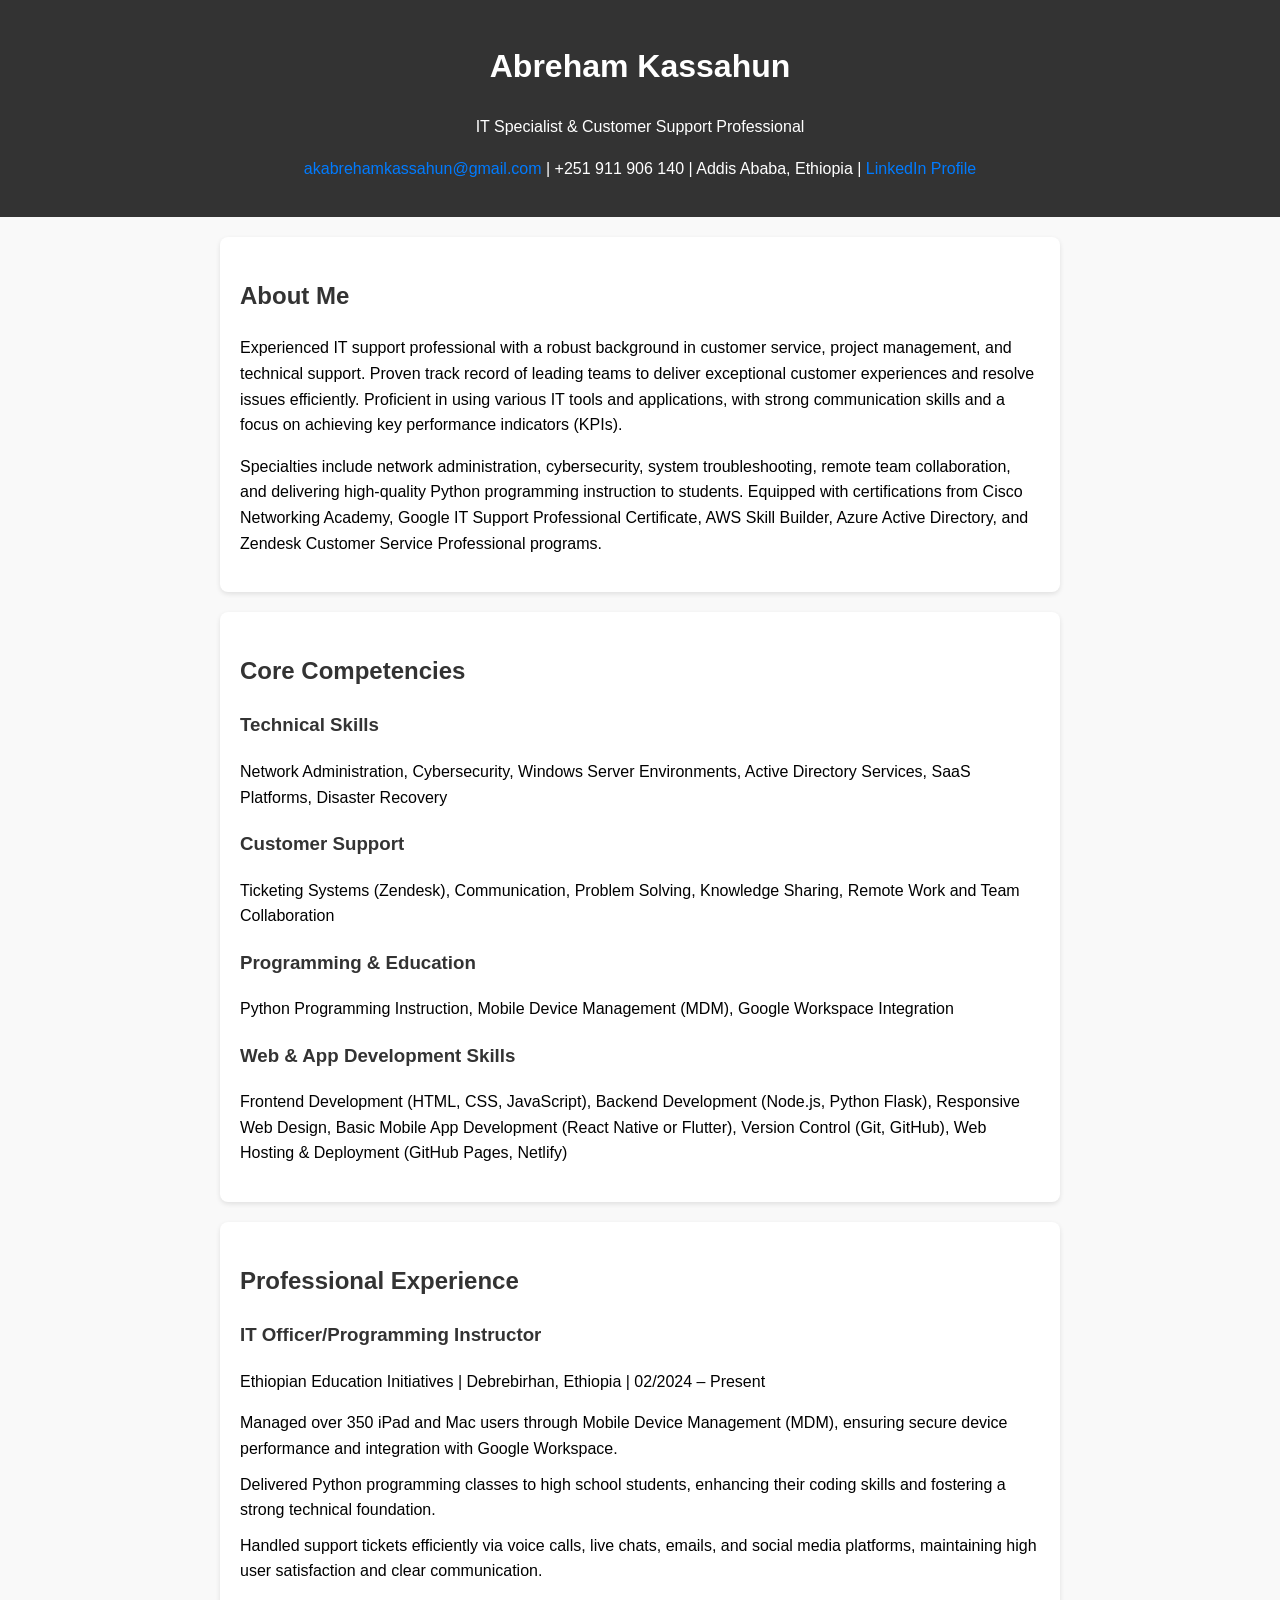
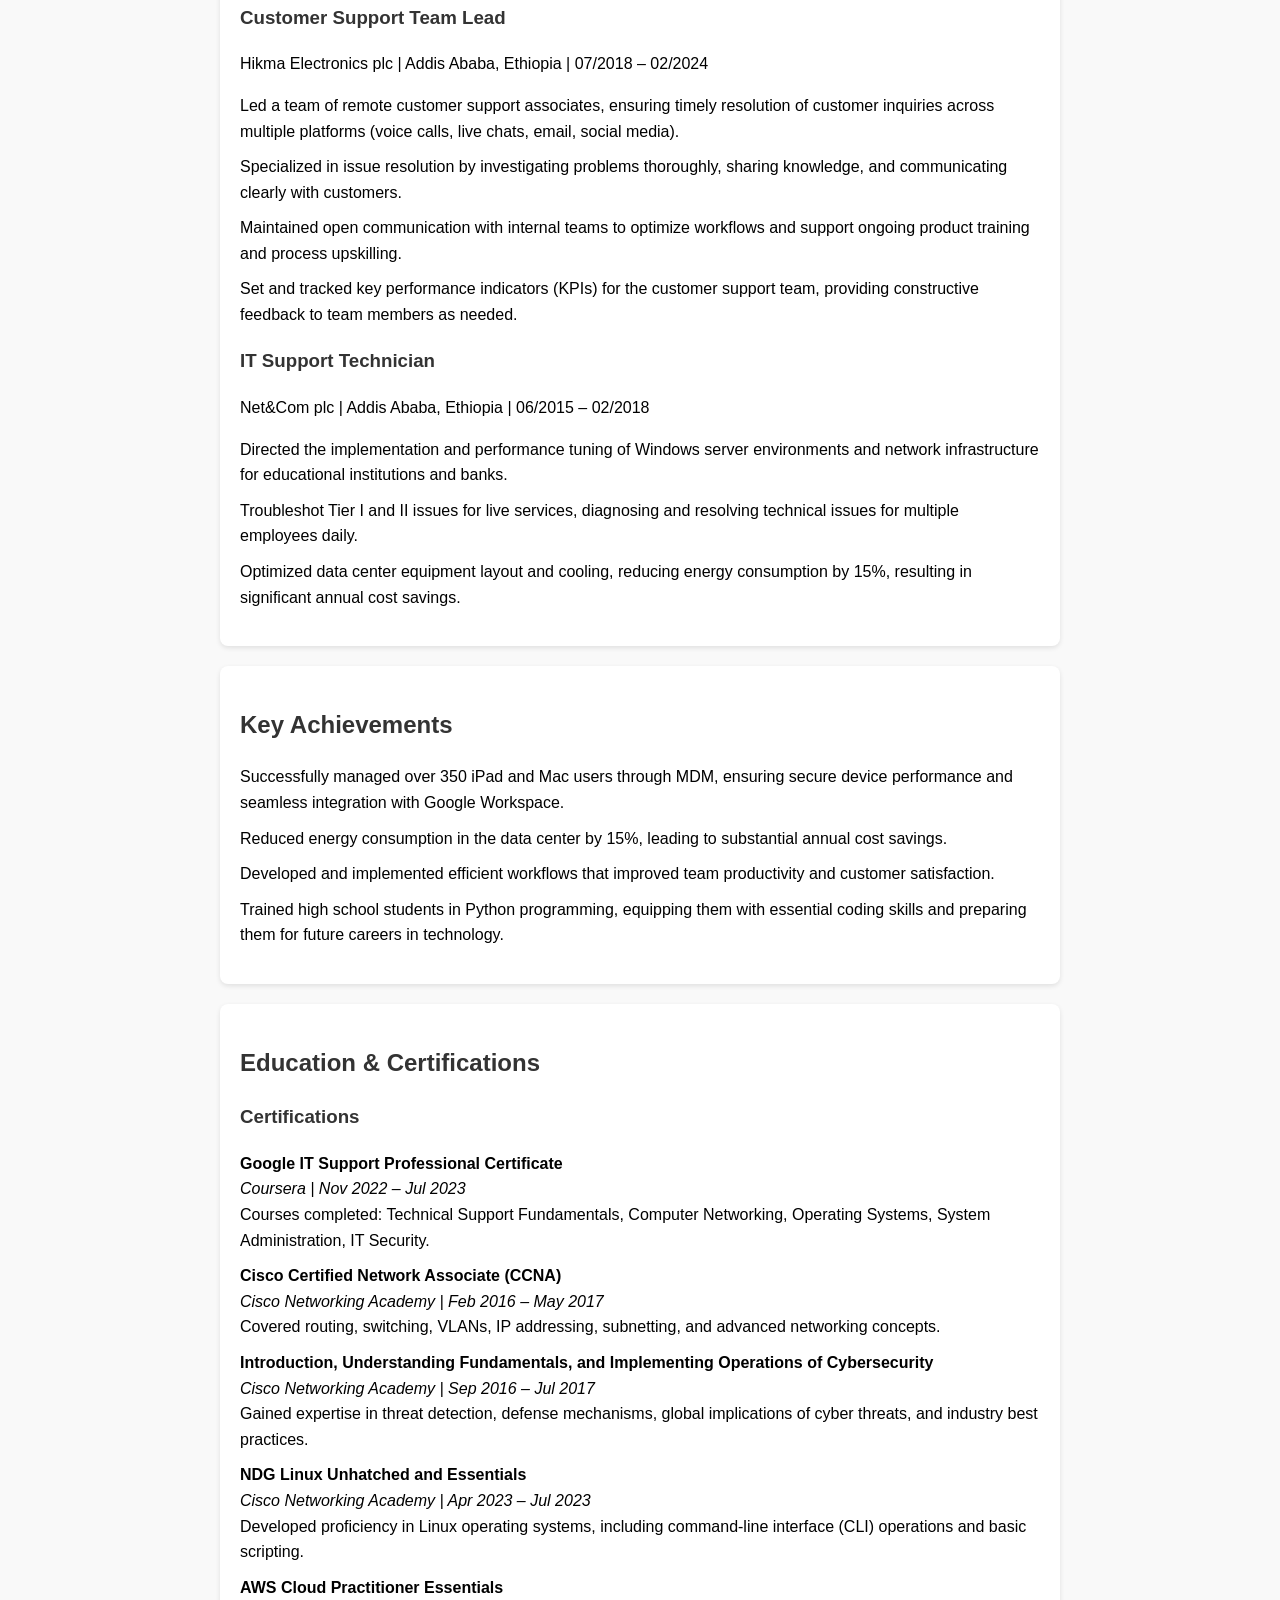
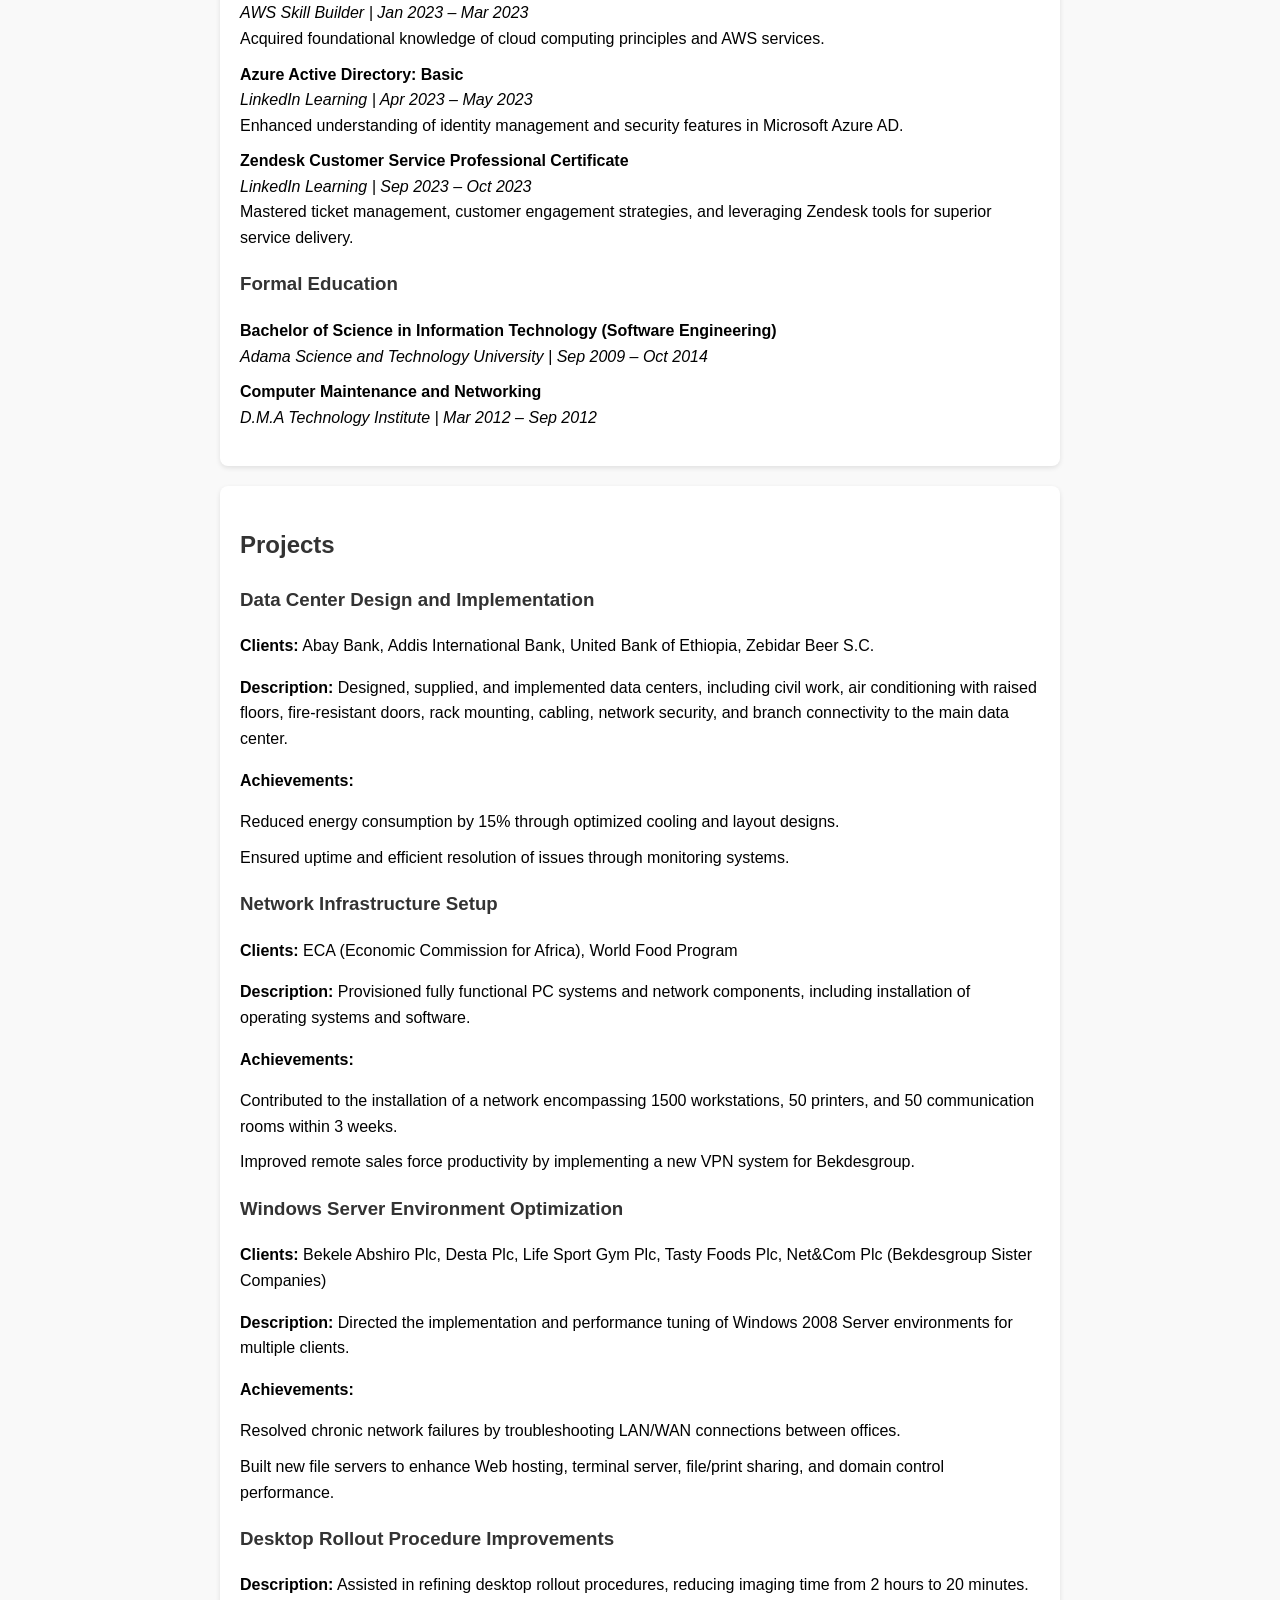
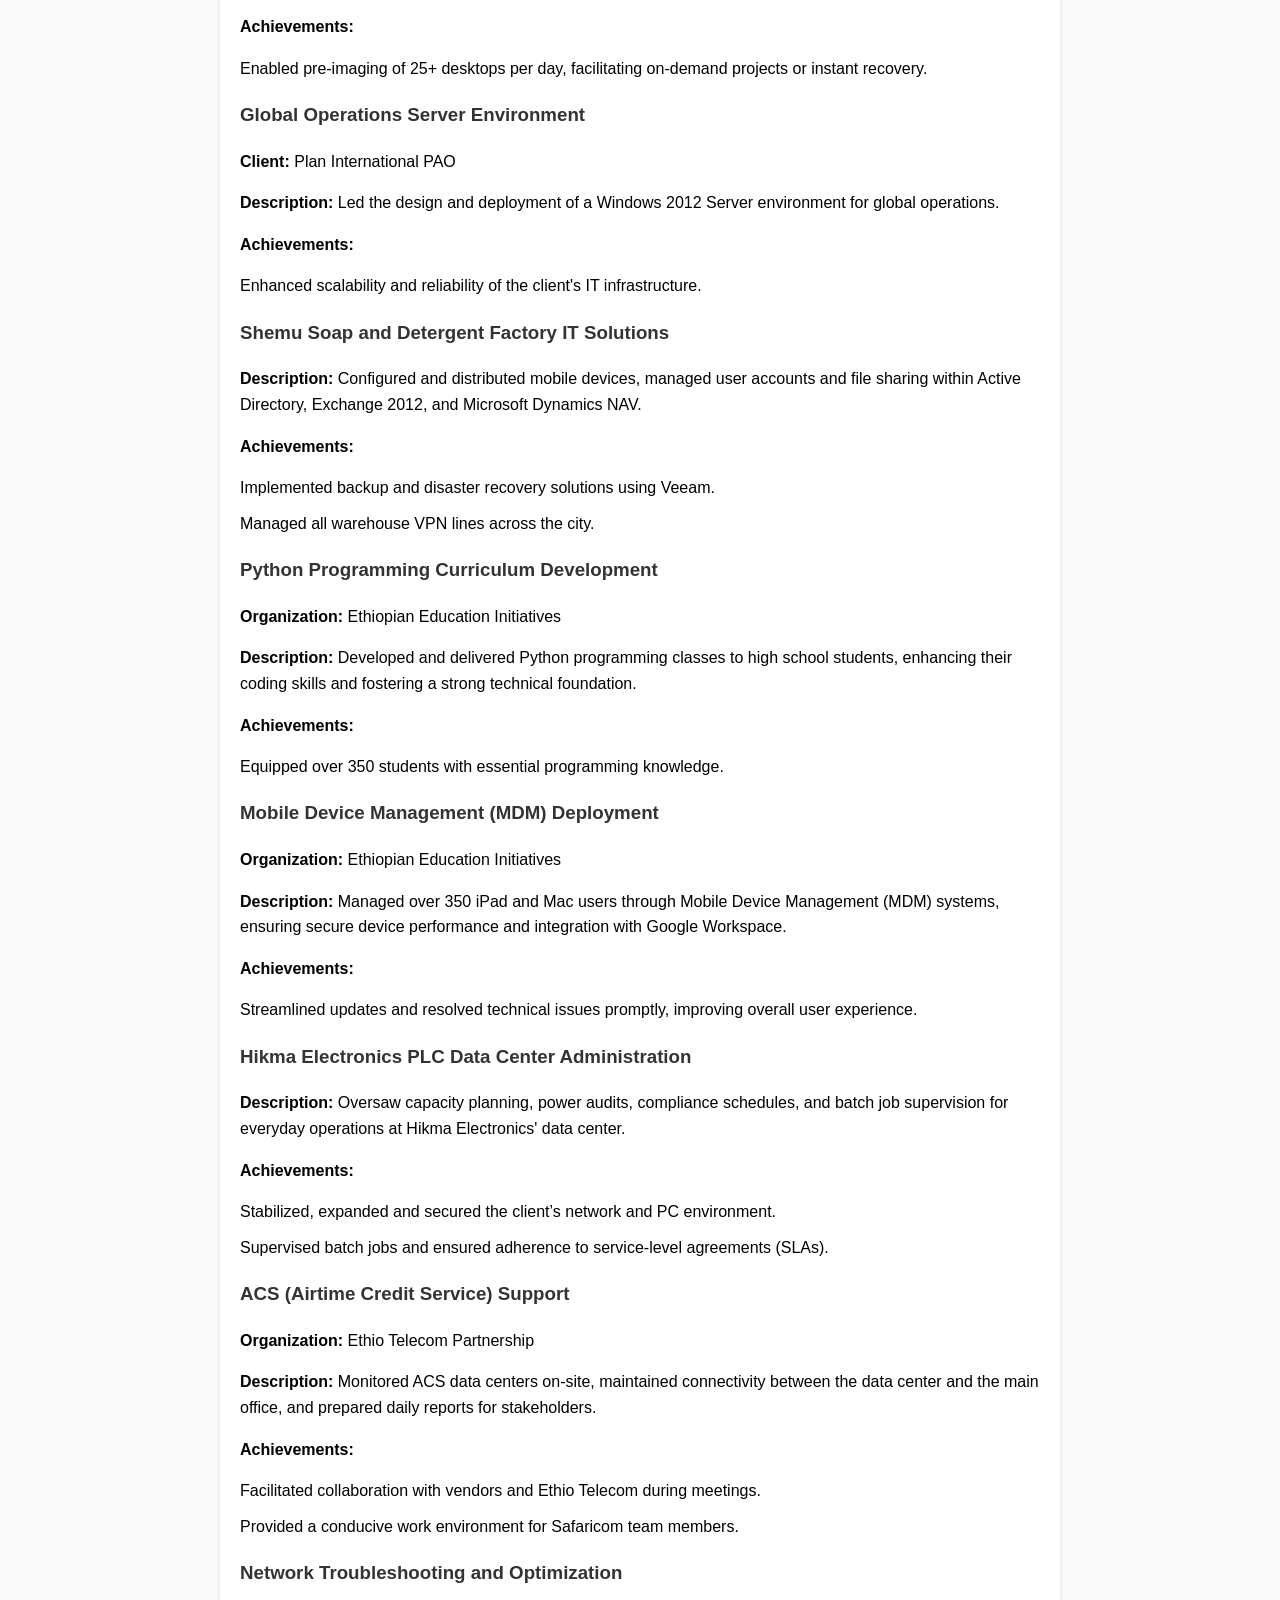
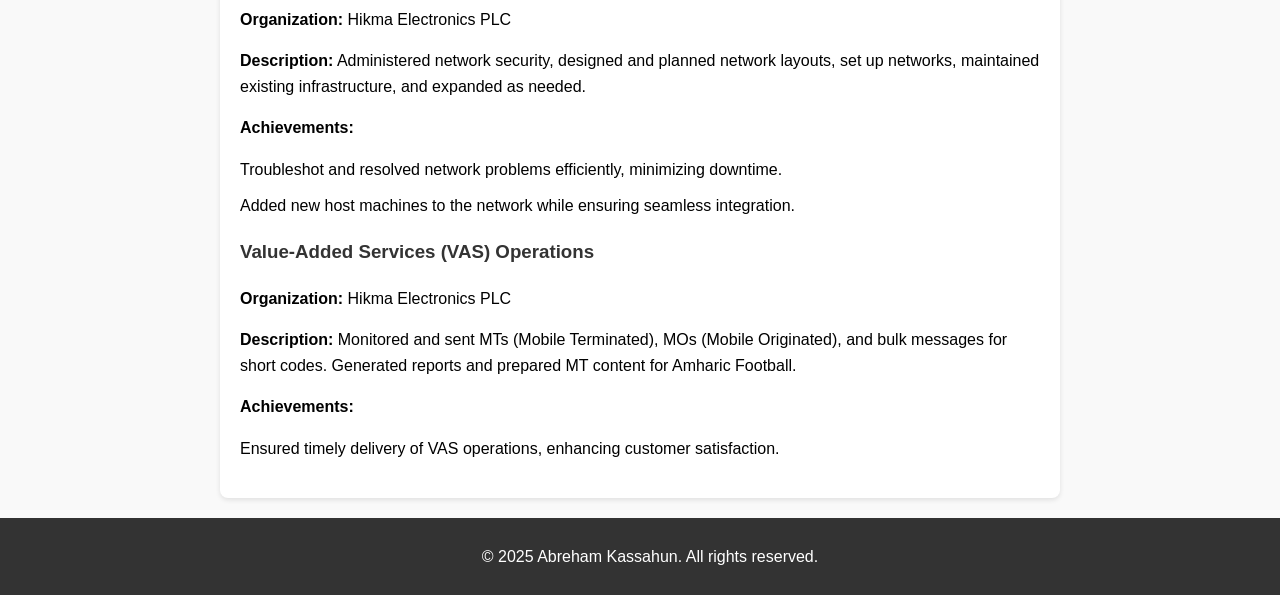
<file: index-original.html>
<!DOCTYPE html>
<html lang="en">
<head>
    <meta charset="UTF-8">
    <meta name="viewport" content="width=device-width, initial-scale=1.0">
    <title>Abreham Kassahun | IT Specialist</title>
    <link rel="stylesheet" href="style.css">
    <!--
    <style>
        body {
            font-family: Arial, sans-serif;
            margin: 0;
            padding: 0;
            line-height: 1.6;
            background-color: #f9f9f9;
        }
        header {
            background-color: #333;
            color: white;
            text-align: center;
            padding: 20px;
        }
        section {
            padding: 20px;
            margin-bottom: 20px;
            background-color: white;
            border-radius: 8px;
            box-shadow: 0 2px 5px rgba(0, 0, 0, 0.1);
            max-width: 800px;
            margin: 20px auto;
        }
        h1, h2, h3 {
            color: #333;
        }
        ul {
            list-style: none;
            padding: 0;
        }
        li {
            margin-bottom: 10px;
        }
        footer {
            text-align: center;
            padding: 10px;
            background-color: #333;
            color: white;
            position: relative;
            bottom: 0;
            width: 100%;
        }
        a {
            color: #007BFF;
            text-decoration: none;
        }
        a:hover {
            text-decoration: underline;
        }
    </style>
</head>
<body>

    <!-- Header -->
    <header>
        <h1>Abreham Kassahun</h1>
        <p>IT Specialist & Customer Support Professional</p>
        <p><a href="mailto:akabrehamkassahun@gmail.com">akabrehamkassahun@gmail.com</a> | +251 911 906 140 | Addis Ababa, Ethiopia | <a href="https://www.linkedin.com/in/abreham-techsupport/" target="_blank">LinkedIn Profile</a></p>
    </header>

    <!-- Profile Section -->
    <section>
        <h2>About Me</h2>
        <p>Experienced IT support professional with a robust background in customer service, project management, and technical support. Proven track record of leading teams to deliver exceptional customer experiences and resolve issues efficiently. Proficient in using various IT tools and applications, with strong communication skills and a focus on achieving key performance indicators (KPIs).</p>
        <u1>
            <p>
                Specialties include network administration, cybersecurity, system troubleshooting, remote team collaboration, and delivering high-quality Python programming instruction to students. Equipped with certifications from Cisco Networking Academy, Google IT Support Professional Certificate, AWS Skill Builder, Azure Active Directory, and Zendesk Customer Service Professional programs.
            </p>
        </u1>
    </section>

    <!-- Core Competencies Section -->
    <section>
        <h2>Core Competencies</h2>
    
        <!-- Technical Skills -->
        <h3>Technical Skills</h3>
        <p>Network Administration, Cybersecurity, Windows Server Environments, Active Directory Services, SaaS Platforms, Disaster Recovery</p>
    
        <!-- Customer Support -->
        <h3>Customer Support</h3>
        <p>Ticketing Systems (Zendesk), Communication, Problem Solving, Knowledge Sharing, Remote Work and Team Collaboration</p>
    
        <!-- Programming & Education -->
        <h3>Programming & Education</h3>
        <p>Python Programming Instruction, Mobile Device Management (MDM), Google Workspace Integration</p>
    
        <!-- Web & App Development Skills -->
        <h3>Web & App Development Skills</h3>
        <p>Frontend Development (HTML, CSS, JavaScript), Backend Development (Node.js, Python Flask), Responsive Web Design, Basic Mobile App Development (React Native or Flutter), Version Control (Git, GitHub), Web Hosting & Deployment (GitHub Pages, Netlify)</p>
    </section>

    <!-- Professional Experience Section -->
    <section>
        <h2>Professional Experience</h2>

        <!-- IT Officer/Programming Instructor -->
        <h3>IT Officer/Programming Instructor</h3>
        <p>Ethiopian Education Initiatives | Debrebirhan, Ethiopia | 02/2024 – Present</p>
        <ul>
            <li>Managed over 350 iPad and Mac users through Mobile Device Management (MDM), ensuring secure device performance and integration with Google Workspace.</li>
            <li>Delivered Python programming classes to high school students, enhancing their coding skills and fostering a strong technical foundation.</li>
            <li>Handled support tickets efficiently via voice calls, live chats, emails, and social media platforms, maintaining high user satisfaction and clear communication.</li>
        </ul>

        <!-- Customer Support Team Lead -->
        <h3>Customer Support Team Lead</h3>
        <p>Hikma Electronics plc | Addis Ababa, Ethiopia | 07/2018 – 02/2024</p>
        <ul>
            <li>Led a team of remote customer support associates, ensuring timely resolution of customer inquiries across multiple platforms (voice calls, live chats, email, social media).</li>
            <li>Specialized in issue resolution by investigating problems thoroughly, sharing knowledge, and communicating clearly with customers.</li>
            <li>Maintained open communication with internal teams to optimize workflows and support ongoing product training and process upskilling.</li>
            <li>Set and tracked key performance indicators (KPIs) for the customer support team, providing constructive feedback to team members as needed.</li>
        </ul>

        <!-- IT Support Technician -->
        <h3>IT Support Technician</h3>
        <p>Net&Com plc | Addis Ababa, Ethiopia | 06/2015 – 02/2018</p>
        <ul>
            <li>Directed the implementation and performance tuning of Windows server environments and network infrastructure for educational institutions and banks.</li>
            <li>Troubleshot Tier I and II issues for live services, diagnosing and resolving technical issues for multiple employees daily.</li>
            <li>Optimized data center equipment layout and cooling, reducing energy consumption by 15%, resulting in significant annual cost savings.</li>
        </ul>
    </section>

    <!-- Key Achievements Section -->
    <section>
        <h2>Key Achievements</h2>
        <ul>
            <li>Successfully managed over 350 iPad and Mac users through MDM, ensuring secure device performance and seamless integration with Google Workspace.</li>
            <li>Reduced energy consumption in the data center by 15%, leading to substantial annual cost savings.</li>
            <li>Developed and implemented efficient workflows that improved team productivity and customer satisfaction.</li>
            <li>Trained high school students in Python programming, equipping them with essential coding skills and preparing them for future careers in technology.</li>
        </ul>
    </section>

    <!-- Certifications Section & Education Section-->
    <section>
        <h2>Education & Certifications</h2>
    
        <!-- Certifications -->
        <h3>Certifications</h3>
        <ul>
            <li>
                <strong>Google IT Support Professional Certificate</strong><br>
                <em>Coursera | Nov 2022 – Jul 2023</em><br>
                Courses completed: Technical Support Fundamentals, Computer Networking, Operating Systems, System Administration, IT Security.
            </li>
            <li>
                <strong>Cisco Certified Network Associate (CCNA)</strong><br>
                <em>Cisco Networking Academy | Feb 2016 – May 2017</em><br>
                Covered routing, switching, VLANs, IP addressing, subnetting, and advanced networking concepts.
            </li>
            <li>
                <strong>Introduction, Understanding Fundamentals, and Implementing Operations of Cybersecurity</strong><br>
                <em>Cisco Networking Academy | Sep 2016 – Jul 2017</em><br>
                Gained expertise in threat detection, defense mechanisms, global implications of cyber threats, and industry best practices.
            </li>
            <li>
                <strong>NDG Linux Unhatched and Essentials</strong><br>
                <em>Cisco Networking Academy | Apr 2023 – Jul 2023</em><br>
                Developed proficiency in Linux operating systems, including command-line interface (CLI) operations and basic scripting.
            </li>
            <li>
                <strong>AWS Cloud Practitioner Essentials</strong><br>
                <em>AWS Skill Builder | Jan 2023 – Mar 2023</em><br>
                Acquired foundational knowledge of cloud computing principles and AWS services.
            </li>
            <li>
                <strong>Azure Active Directory: Basic</strong><br>
                <em>LinkedIn Learning | Apr 2023 – May 2023</em><br>
                Enhanced understanding of identity management and security features in Microsoft Azure AD.
            </li>
            <li>
                <strong>Zendesk Customer Service Professional Certificate</strong><br>
                <em>LinkedIn Learning | Sep 2023 – Oct 2023</em><br>
                Mastered ticket management, customer engagement strategies, and leveraging Zendesk tools for superior service delivery.
            </li>
        </ul>
    
        <!-- Formal Education -->
        <h3>Formal Education</h3>
        <ul>
            <li>
                <strong>Bachelor of Science in Information Technology (Software Engineering)</strong><br>
                <em>Adama Science and Technology University | Sep 2009 – Oct 2014</em>
            </li>
            <li>
                <strong>Computer Maintenance and Networking</strong><br>
                <em>D.M.A Technology Institute | Mar 2012 – Sep 2012</em>
            </li>
        </ul>
    </section>

    <!-- Projects Section -->
<section>
    <h2>Projects</h2>

    <!-- Data Center Design and Implementation -->
    <div>
        <h3>Data Center Design and Implementation</h3>
        <p><strong>Clients:</strong> Abay Bank, Addis International Bank, United Bank of Ethiopia, Zebidar Beer S.C.</p>
        <p><strong>Description:</strong> Designed, supplied, and implemented data centers, including civil work, air conditioning with raised floors, fire-resistant doors, rack mounting, cabling, network security, and branch connectivity to the main data center.</p>
        <p><strong>Achievements:</strong></p>
        <ul>
            <li>Reduced energy consumption by 15% through optimized cooling and layout designs.</li>
            <li>Ensured uptime and efficient resolution of issues through monitoring systems.</li>
        </ul>
    </div>

    <!-- Network Infrastructure Setup -->
    <div>
        <h3>Network Infrastructure Setup</h3>
        <p><strong>Clients:</strong> ECA (Economic Commission for Africa), World Food Program</p>
        <p><strong>Description:</strong> Provisioned fully functional PC systems and network components, including installation of operating systems and software.</p>
        <p><strong>Achievements:</strong></p>
        <ul>
            <li>Contributed to the installation of a network encompassing 1500 workstations, 50 printers, and 50 communication rooms within 3 weeks.</li>
            <li>Improved remote sales force productivity by implementing a new VPN system for Bekdesgroup.</li>
        </ul>
    </div>

    <!-- Windows Server Environment Optimization -->
    <div>
        <h3>Windows Server Environment Optimization</h3>
        <p><strong>Clients:</strong> Bekele Abshiro Plc, Desta Plc, Life Sport Gym Plc, Tasty Foods Plc, Net&Com Plc (Bekdesgroup Sister Companies)</p>
        <p><strong>Description:</strong> Directed the implementation and performance tuning of Windows 2008 Server environments for multiple clients.</p>
        <p><strong>Achievements:</strong></p>
        <ul>
            <li>Resolved chronic network failures by troubleshooting LAN/WAN connections between offices.</li>
            <li>Built new file servers to enhance Web hosting, terminal server, file/print sharing, and domain control performance.</li>
        </ul>
    </div>

    <!-- Desktop Rollout Procedure Improvements -->
    <div>
        <h3>Desktop Rollout Procedure Improvements</h3>
        <p><strong>Description:</strong> Assisted in refining desktop rollout procedures, reducing imaging time from 2 hours to 20 minutes.</p>
        <p><strong>Achievements:</strong></p>
        <ul>
            <li>Enabled pre-imaging of 25+ desktops per day, facilitating on-demand projects or instant recovery.</li>
        </ul>
    </div>

    <!-- Global Operations Server Environment -->
    <div>
        <h3>Global Operations Server Environment</h3>
        <p><strong>Client:</strong> Plan International PAO</p>
        <p><strong>Description:</strong> Led the design and deployment of a Windows 2012 Server environment for global operations.</p>
        <p><strong>Achievements:</strong></p>
        <ul>
            <li>Enhanced scalability and reliability of the client's IT infrastructure.</li>
        </ul>
    </div>

    <!-- Shemu Soap and Detergent Factory IT Solutions -->
    <div>
        <h3>Shemu Soap and Detergent Factory IT Solutions</h3>
        <p><strong>Description:</strong> Configured and distributed mobile devices, managed user accounts and file sharing within Active Directory, Exchange 2012, and Microsoft Dynamics NAV.</p>
        <p><strong>Achievements:</strong></p>
        <ul>
            <li>Implemented backup and disaster recovery solutions using Veeam.</li>
            <li>Managed all warehouse VPN lines across the city.</li>
        </ul>
    </div>

    <!-- Python Programming Curriculum Development -->
    <div>
        <h3>Python Programming Curriculum Development</h3>
        <p><strong>Organization:</strong> Ethiopian Education Initiatives</p>
        <p><strong>Description:</strong> Developed and delivered Python programming classes to high school students, enhancing their coding skills and fostering a strong technical foundation.</p>
        <p><strong>Achievements:</strong></p>
        <ul>
            <li>Equipped over 350 students with essential programming knowledge.</li>
        </ul>
    </div>

    <!-- Mobile Device Management (MDM) Deployment -->
    <div>
        <h3>Mobile Device Management (MDM) Deployment</h3>
        <p><strong>Organization:</strong> Ethiopian Education Initiatives</p>
        <p><strong>Description:</strong> Managed over 350 iPad and Mac users through Mobile Device Management (MDM) systems, ensuring secure device performance and integration with Google Workspace.</p>
        <p><strong>Achievements:</strong></p>
        <ul>
            <li>Streamlined updates and resolved technical issues promptly, improving overall user experience.</li>
        </ul>
    </div>

    <!-- Hikma Electronics PLC Data Center Administration -->
    <div>
        <h3>Hikma Electronics PLC Data Center Administration</h3>
        <p><strong>Description:</strong> Oversaw capacity planning, power audits, compliance schedules, and batch job supervision for everyday operations at Hikma Electronics' data center.</p>
        <p><strong>Achievements:</strong></p>
        <ul>
            <li>Stabilized, expanded and secured the client’s network and PC environment.</li>
            <li>Supervised batch jobs and ensured adherence to service-level agreements (SLAs).</li>
        </ul>
    </div>

    <!-- ACS (Airtime Credit Service) Support -->
    <div>
        <h3>ACS (Airtime Credit Service) Support</h3>
        <p><strong>Organization:</strong> Ethio Telecom Partnership</p>
        <p><strong>Description:</strong> Monitored ACS data centers on-site, maintained connectivity between the data center and the main office, and prepared daily reports for stakeholders.</p>
        <p><strong>Achievements:</strong></p>
        <ul>
            <li>Facilitated collaboration with vendors and Ethio Telecom during meetings.</li>
            <li>Provided a conducive work environment for Safaricom team members.</li>
        </ul>
    </div>

    <!-- Network Troubleshooting and Optimization -->
    <div>
        <h3>Network Troubleshooting and Optimization</h3>
        <p><strong>Organization:</strong> Hikma Electronics PLC</p>
        <p><strong>Description:</strong> Administered network security, designed and planned network layouts, set up networks, maintained existing infrastructure, and expanded as needed.</p>
        <p><strong>Achievements:</strong></p>
        <ul>
            <li>Troubleshot and resolved network problems efficiently, minimizing downtime.</li>
            <li>Added new host machines to the network while ensuring seamless integration.</li>
        </ul>
    </div>

    <!-- Value-Added Services (VAS) Operations -->
    <div>
        <h3>Value-Added Services (VAS) Operations</h3>
        <p><strong>Organization:</strong> Hikma Electronics PLC</p>
        <p><strong>Description:</strong> Monitored and sent MTs (Mobile Terminated), MOs (Mobile Originated), and bulk messages for short codes. Generated reports and prepared MT content for Amharic Football.</p>
        <p><strong>Achievements:</strong></p>
        <ul>
            <li>Ensured timely delivery of VAS operations, enhancing customer satisfaction.</li>
        </ul>
    </div>
</section>

    <!-- Footer -->
    <footer>
        <p>&copy; 2025 Abreham Kassahun. All rights reserved.</p>
    </footer>

</body>
</html>
</file>
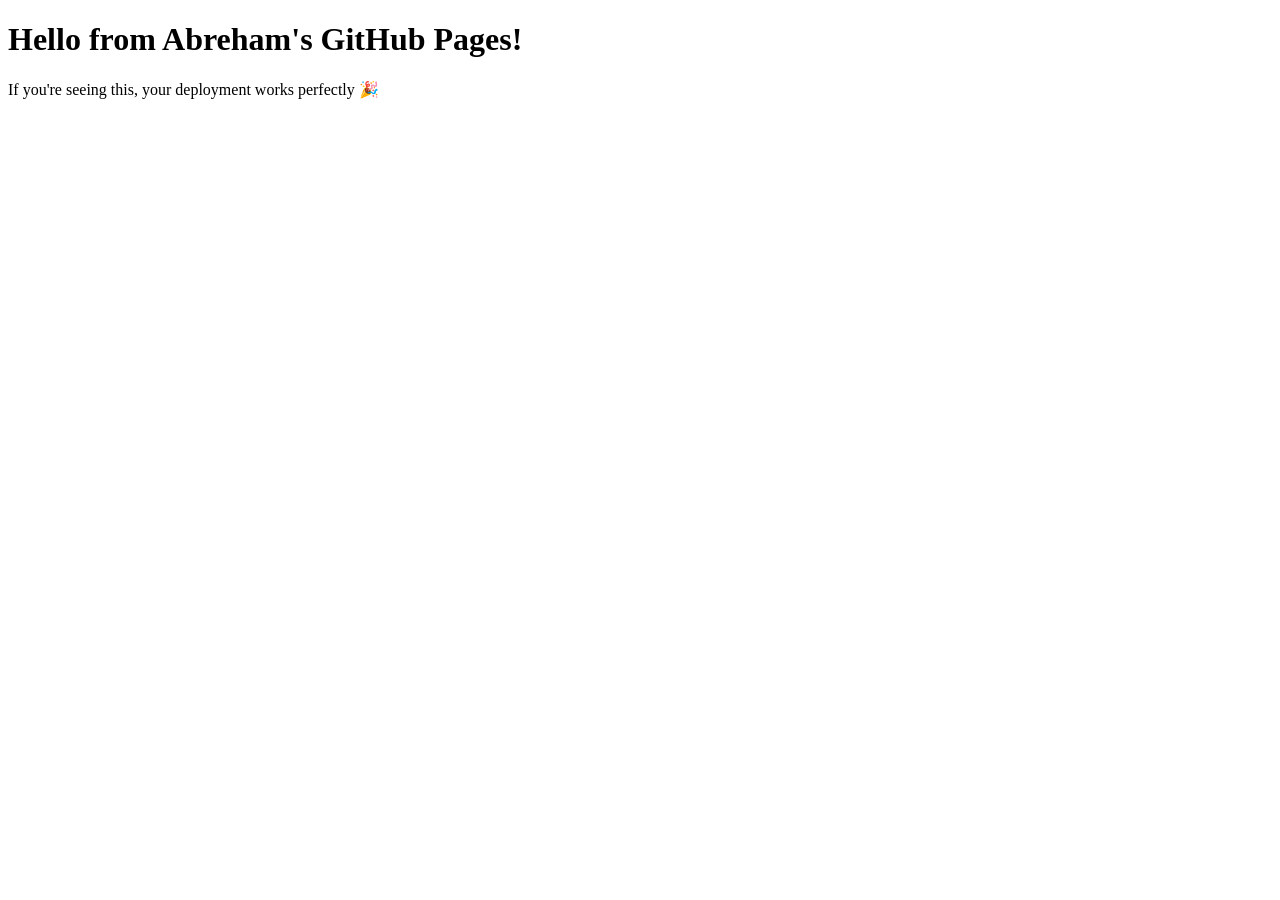
<file: index1.html>
<!DOCTYPE html>
<html lang="en">
<head>
  <meta charset="UTF-8" />
  <meta name="viewport" content="width=device-width, initial-scale=1.0" />
  <title>Test Page</title>
</head>
<body>
  <h1>Hello from Abreham's GitHub Pages!</h1>
  <p>If you're seeing this, your deployment works perfectly 🎉</p>
</body>
</html>
</file>
<file: style.css>
body {
    font-family: Arial, sans-serif;
    margin: 0;
    padding: 0;
    line-height: 1.6;
    background-color: #f9f9f9;
}

header {
    background-color: #333;
    color: white;
    text-align: center;
    padding: 20px;
}

section {
    padding: 20px;
    margin-bottom: 20px;
    background-color: white;
    border-radius: 8px;
    box-shadow: 0 2px 5px rgba(0, 0, 0, 0.1);
    max-width: 800px;
    margin: 20px auto;
}
h1 {
    color: white;
}
h2, h3 {
    color: #333;
}

ul {
    list-style: none;
    padding: 0;
}

li {
    margin-bottom: 10px;
}

footer {
    text-align: center;
    padding: 10px;
    background-color: #333;
    color: white;
    position: relative;
    bottom: 0;
    width: 100%;
}

a {
    color: #007BFF;
    text-decoration: none;
}

a:hover {
    text-decoration: underline;
}

/* Add more styles to enhance the appearance */
</file>
